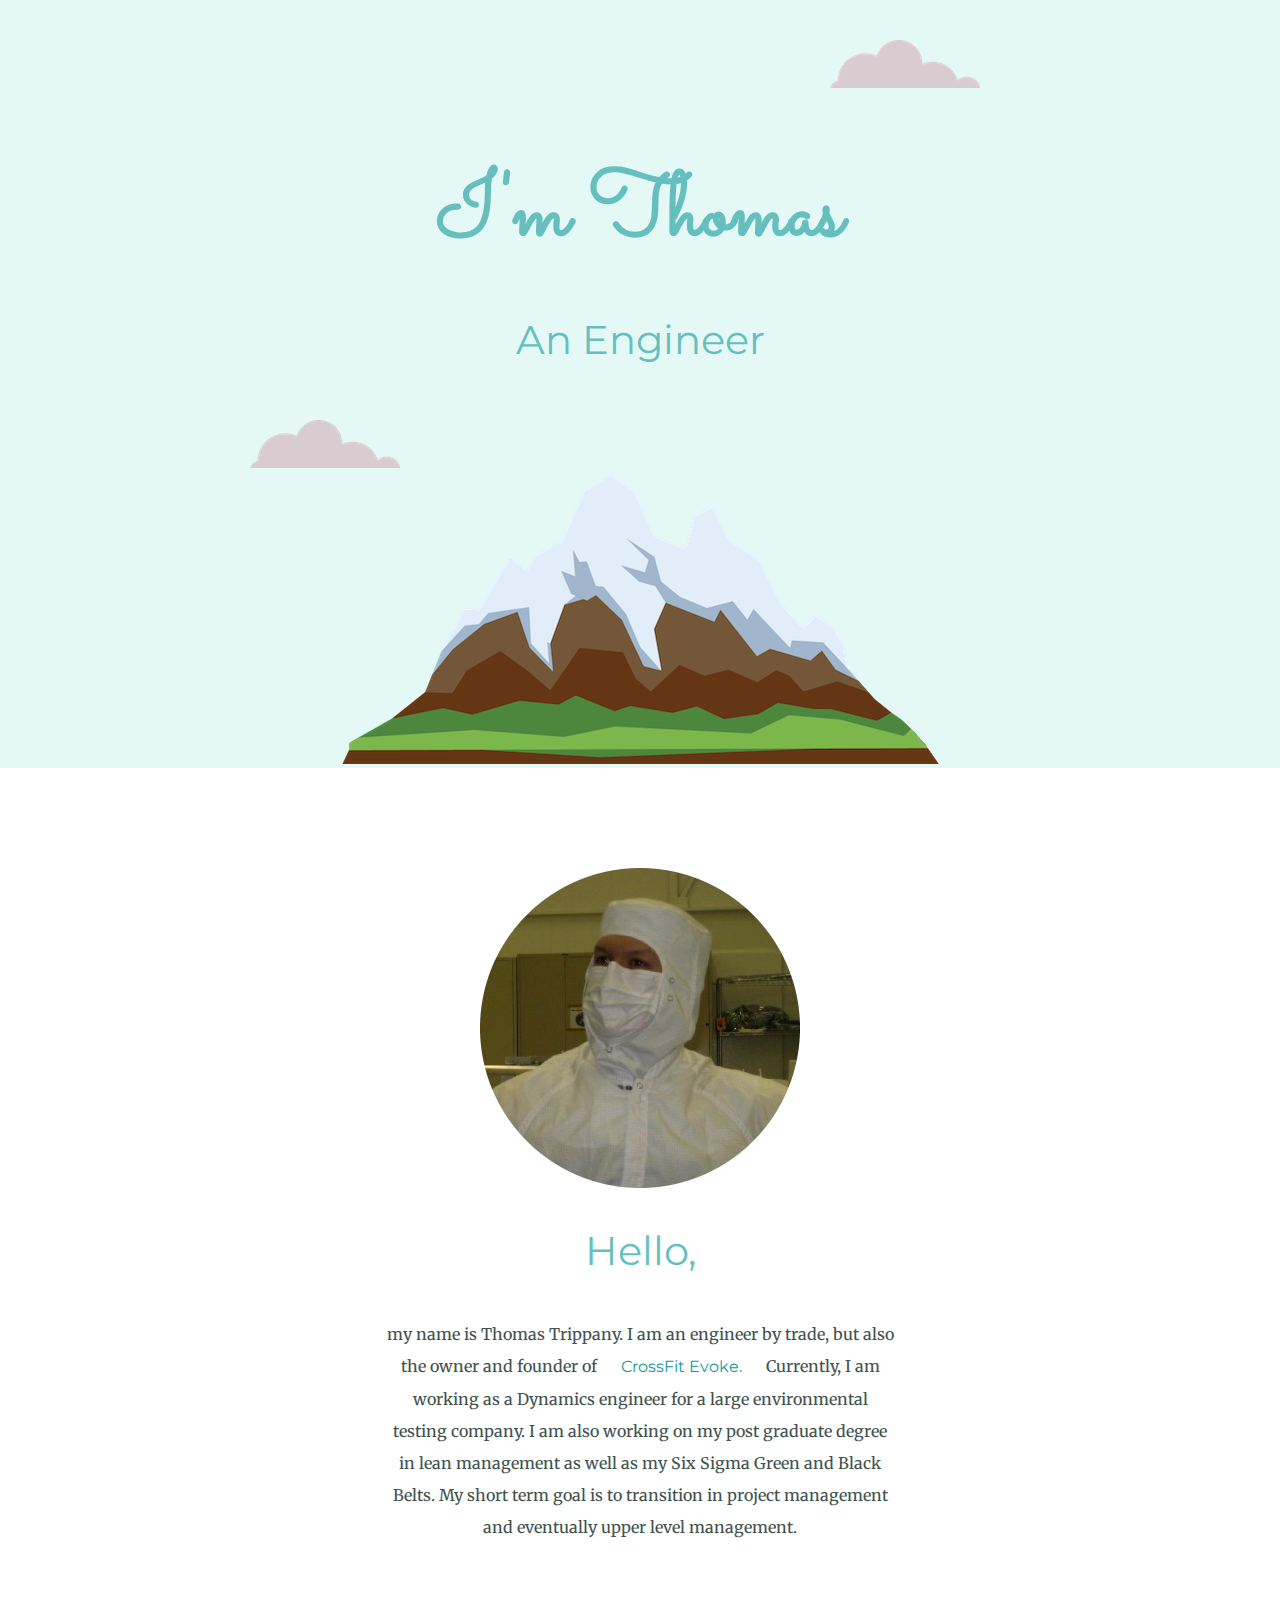
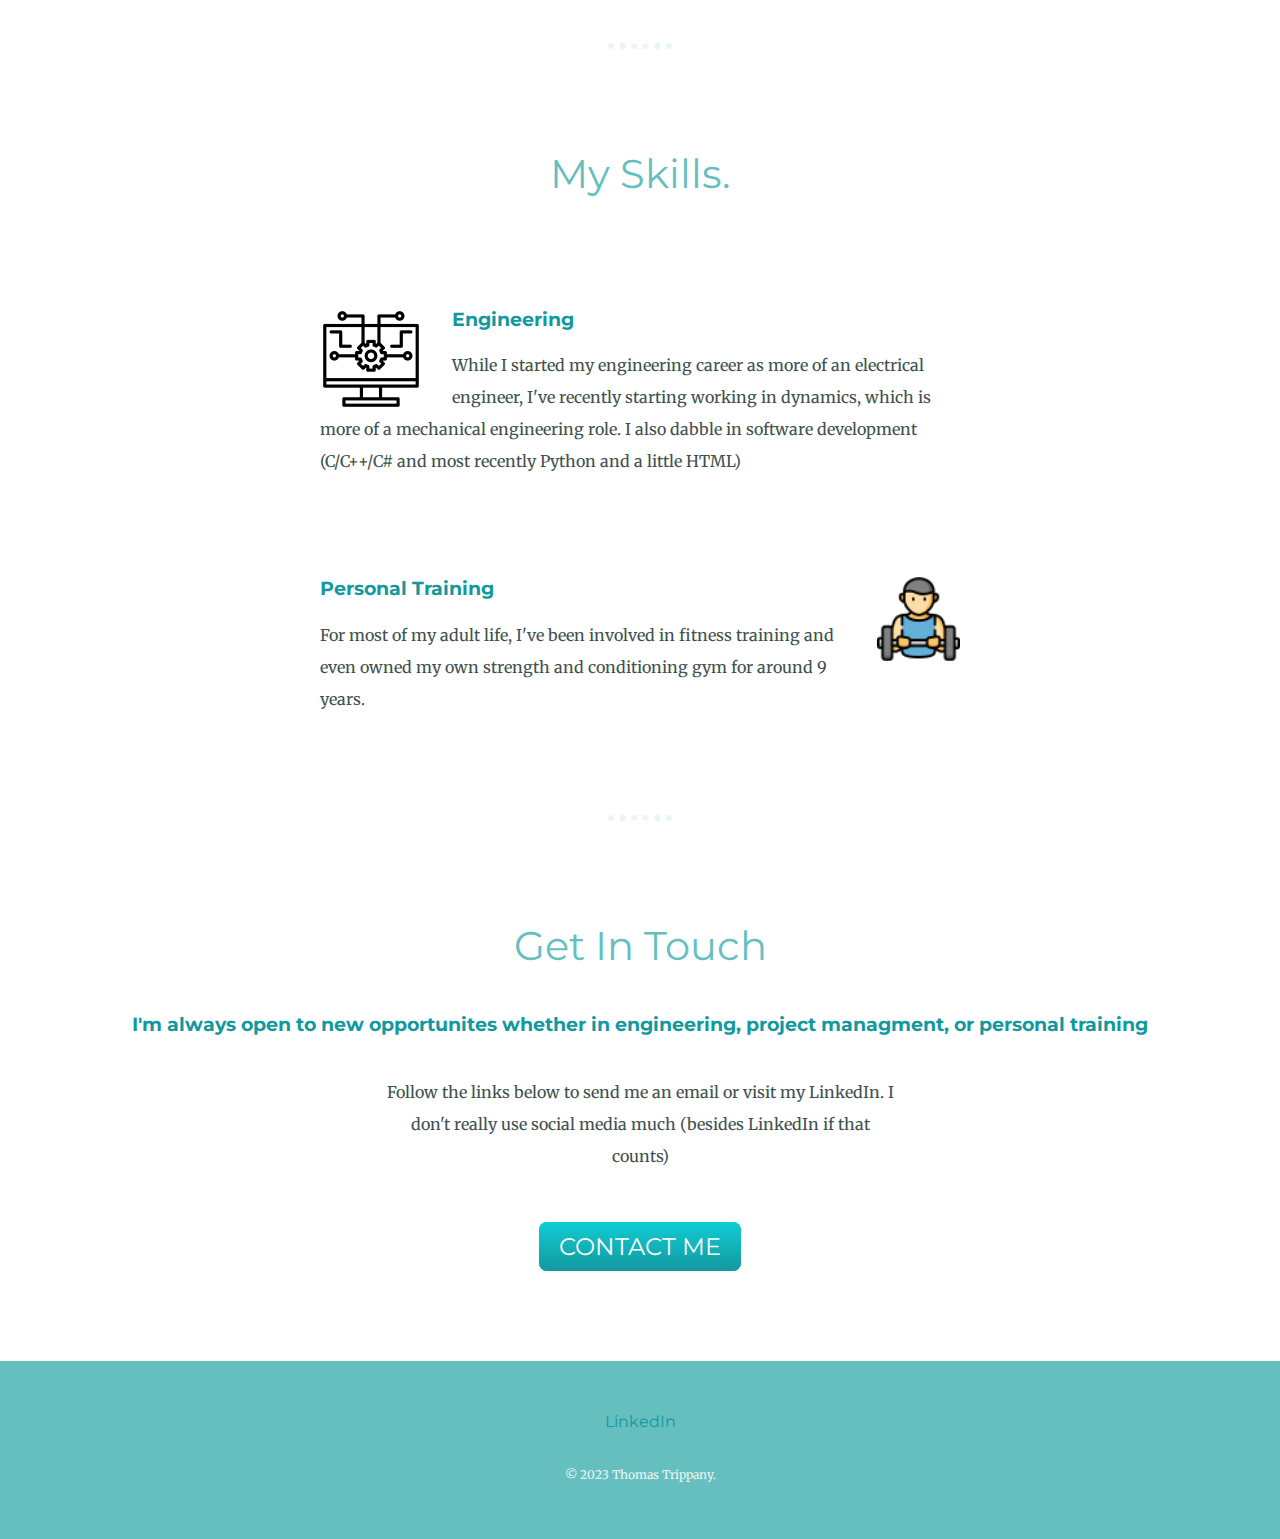
<file: index.html>
<!DOCTYPE html>
<html lang="en" dir="ltr">
  <head>
    <meta charset="utf-8">
    <title>Thomas James</title>
    <link rel="stylesheet" href="styles.css">
    <link rel= "icon" href="favicon.ico">
    <link rel="preconnect" href="https://fonts.googleapis.com">
    <link href="https://fonts.googleapis.com/css2?family=Montserrat&family=Sacramento&display=swap" rel="stylesheet">
    <link href="https://fonts.googleapis.com/css2?family=Merriweather&family=Montserrat&family=Sacramento&display=swap" rel="stylesheet">
  </head>
  <body>
  <div class="top-container">
    <img class="top-cloud" src="images/cloud.png" alt="cloud-image">
    <h1>I'm Thomas</h1>
    <h2>An Engineer</h2>
    <img class="bottom-cloud" src="images/cloud.png" alt="cloud-image">
    <img src="images/mountain.png" alt="mountain-image">
  </div>
  <div class="middle-container">
    <div class="profile">
      <img src="images/ttrippany_JPL-modified.png" alt="">
      <h2>Hello,</h2>
      <p class='intro'>my name is Thomas Trippany.  I am an engineer by trade, but also the
          owner and founder of <a href="https://www.facebook.com/CrossFitEvoke/">CrossFit Evoke.</a>  Currently, I am working as a Dynamics engineer
          for a large environmental testing company.  I am also working on my post graduate degree
          in lean management as well as my Six Sigma Green and Black Belts.  My short term goal is
          to  transition in project management and eventually upper level management.</p>
    </div>
    <hr>
    <div class="skills">
      <h2>My Skills.</h2>
      <div class="skill-row">
        <img class="computer" src="images/software-development.png" alt="">
        <h3>Engineering</h3>
        <p>While I started my engineering career as more of an electrical engineer, I've recently starting working in dynamics, which is more of a mechanical engineering role.
            I also dabble in software development (C/C++/C# and most recently Python and a little HTML)</p>
      </div>
      <div class="skill-row">
        <img class="lifting" src="images/weight-lifting.png" alt="">
        <h3>Personal Training</h3>
        <p>For most of my adult life, I've been involved in fitness training and even owned my own strength and conditioning gym for around 9 years.</p>
      </div>
    </div>
    <hr>
    <div class="contact-me">
      <h2>Get In Touch</h2>
      <h3>I'm always open to new opportunites whether in engineering, project managment, or personal training</h3>
      <p class='contact-message'>Follow the links below to send me an email or visit my LinkedIn.  I don't really use social media much (besides LinkedIn if that counts)</p>
      <a class="btn" href="mailto:thomastrippany@gmail.com">CONTACT ME</a>
    </div>
  </div>


  <div class="bottom-container">
    <a class="footer-link" href="https://www.linkedin.com/in/thomas-trippany/">LinkedIn</a>
    <!-- <a class="footer-link" href="https://twitter.com/">Twitter</a> -->
    <!--<a class="footer-link" href="https://www.appbrewery.co/">Website</a> -->
    <p class="copyright">© 2023 Thomas Trippany.</p>
  </div>

  </body>
</html>
</file>
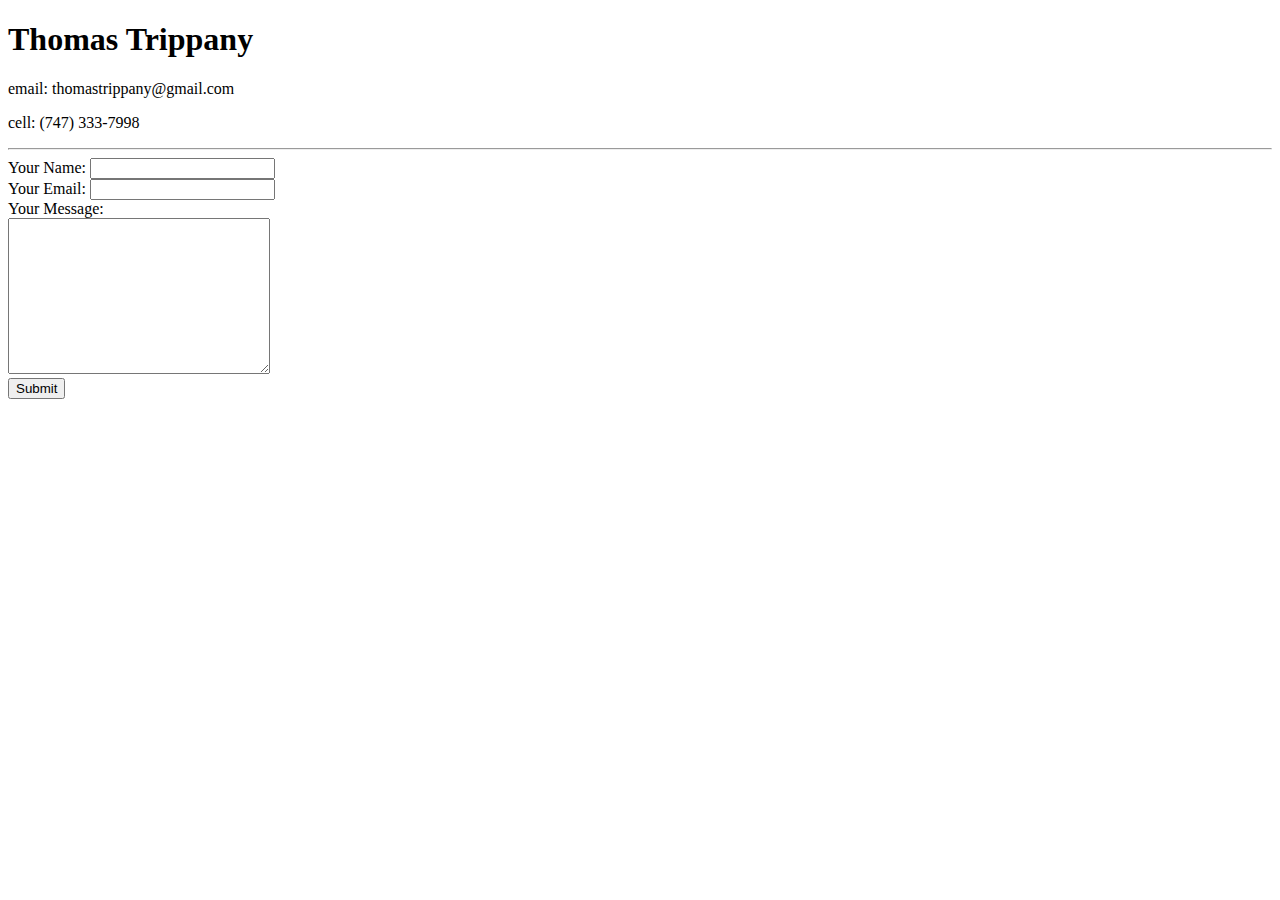
<file: contact.html>
<!DOCTYPE html>
<html lang="en" dir="ltr">
  <head>
    <meta charset="utf-8">
    <title>Contact Me</title>
  </head>
  <body>
    <h1><strong>Thomas Trippany</strong></h1>
      <p>email: thomastrippany@gmail.com</p>
      <p>cell: (747) 333-7998</p>
      <hr>

      <form action="mailto:thomastrippany@gmail.com" method="post" enctype="text/plain">
        <label>Your Name:</label>
        <input type="text" name="yourName" value=""><br>
        <label>Your Email:</label>
        <input type="email" name="yourEmail" value=""><br>
        <label>Your Message:</label><br>
        <textarea name="yourMessage" rows="10" cols="30"></textarea><br>
        <input type="submit" name="">
      </form>

  </body>
</html>
</file>
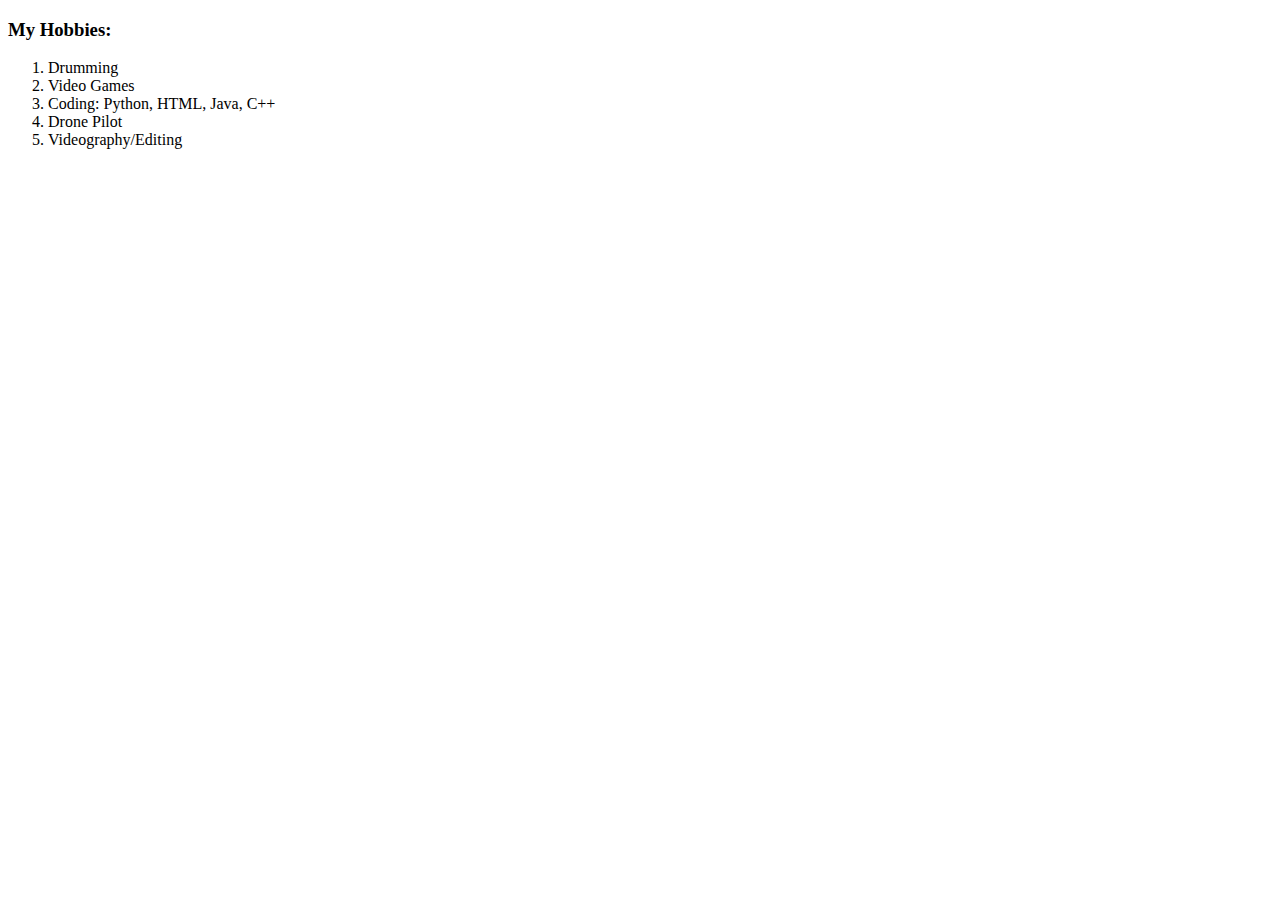
<file: hobbies.html>
<!DOCTYPE html>
<html lang="en" dir="ltr">
  <head>
    <meta charset="utf-8">
    <title></title>
  </head>
  <body>
    <h3><strong>My Hobbies:</strong></h3>
    <ol>
      <li>Drumming</li>
      <li>Video Games</li>
      <li>Coding: Python, HTML, Java, C++</li>
      <li>Drone Pilot</li>
      <li>Videography/Editing</li>
    </ol>
  </body>
</html>
</file>
<file: styles.css>
body {
  color: #40514E;
  margin: 0;
  text-align: center;
  font-family: 'Merriweather', serif;
}

h1 {
  font-size: 5.625rem;
  margin: 50px auto 0 auto;
  font-family: 'Sacramento', cursive;
  color:  #66BFBF;
}

h2 {
  font-size: 2.5rem;
  font-family: 'Montserrat', sans-serif;
  color:  #66BFBF;
  font-weight: normal;
  padding-bottom: 10px;
}

h3 {
  font-family: 'Montserrat', sans-serif;
  color: #11999E;
}

p {
    line-height: 2;
}

div {

}

a {
  color: #11999E;
  font-family: Montserrat;
  margin: 10px 20px;
  text-decoration: none;
}

a:hover {
  color: #EAF6F6;
}

hr {
  border-style: dotted none none none;
  border-color: #EAF6F6;
  border-width: 6px;
  width: 5%;
  margin: 100px auto;
}

.top-container {
  background-color: #E4F9F5;
  position: relative;
  padding-top: 100px;
}

.middle-container {
  margin: 100px 0;
}

.bottom-container {
  margin-top: 30px;
  padding: 50px 0 20px;
  background-color: #66BFBF;
}

.top-cloud {
  position: absolute;
  right: 300px;
  top: 40px;
}

.bottom-cloud {
  position: absolute;
  left: 250px;
  bottom: 300px;
}

.skill-row {
  width: 50%;
  margin: 100px auto;
  text-align: left;
}

.skills {

}

.lifting {
  float: right;
  margin-left: 30px;
  width: 13%;
}

.computer {
  float: left;
  margin-right: 30px;
}

.btn {
  background: #11cdd4;
  background-image: -webkit-linear-gradient(top, #11cdd4, #11999e);
  background-image: -moz-linear-gradient(top, #11cdd4, #11999e);
  background-image: -ms-linear-gradient(top, #11cdd4, #11999e);
  background-image: -o-linear-gradient(top, #11cdd4, #11999e);
  background-image: linear-gradient(to bottom, #11cdd4, #11999e);
  -webkit-border-radius: 8;
  -moz-border-radius: 8;
  border-radius: 8px;
  font-family: Montserrat;
  color: #ffffff;
  font-size: 24px;
  padding: 10px 20px 10px 20px;
  text-decoration: none;
}

.btn:hover {
  background: #30e3cb;
  background-image: -webkit-linear-gradient(top, #30e3cb, #2bc4ad);
  background-image: -moz-linear-gradient(top, #30e3cb, #2bc4ad);
  background-image: -ms-linear-gradient(top, #30e3cb, #2bc4ad);
  background-image: -o-linear-gradient(top, #30e3cb, #2bc4ad);
  background-image: linear-gradient(to bottom, #30e3cb, #2bc4ad);
  text-decoration: none;
}

.intro {
  width: 40%;
  margin: auto;
}

.contact-message {
  width: 40%;
  margin: 40px auto 60px;
}

.copyright {
  color: #EAF6F6;
  font-size: 0.75rem;
  padding: 20px 0;
}



























































































































































































































































































































































































































































































































}

div {
  background-color: #E4F9F5;
  margin-top: 0px;
  margin-left: 0px;
  margin-right: 0px;
  margin-bottom: 0px;
  margin: 0px;
}
</file>
